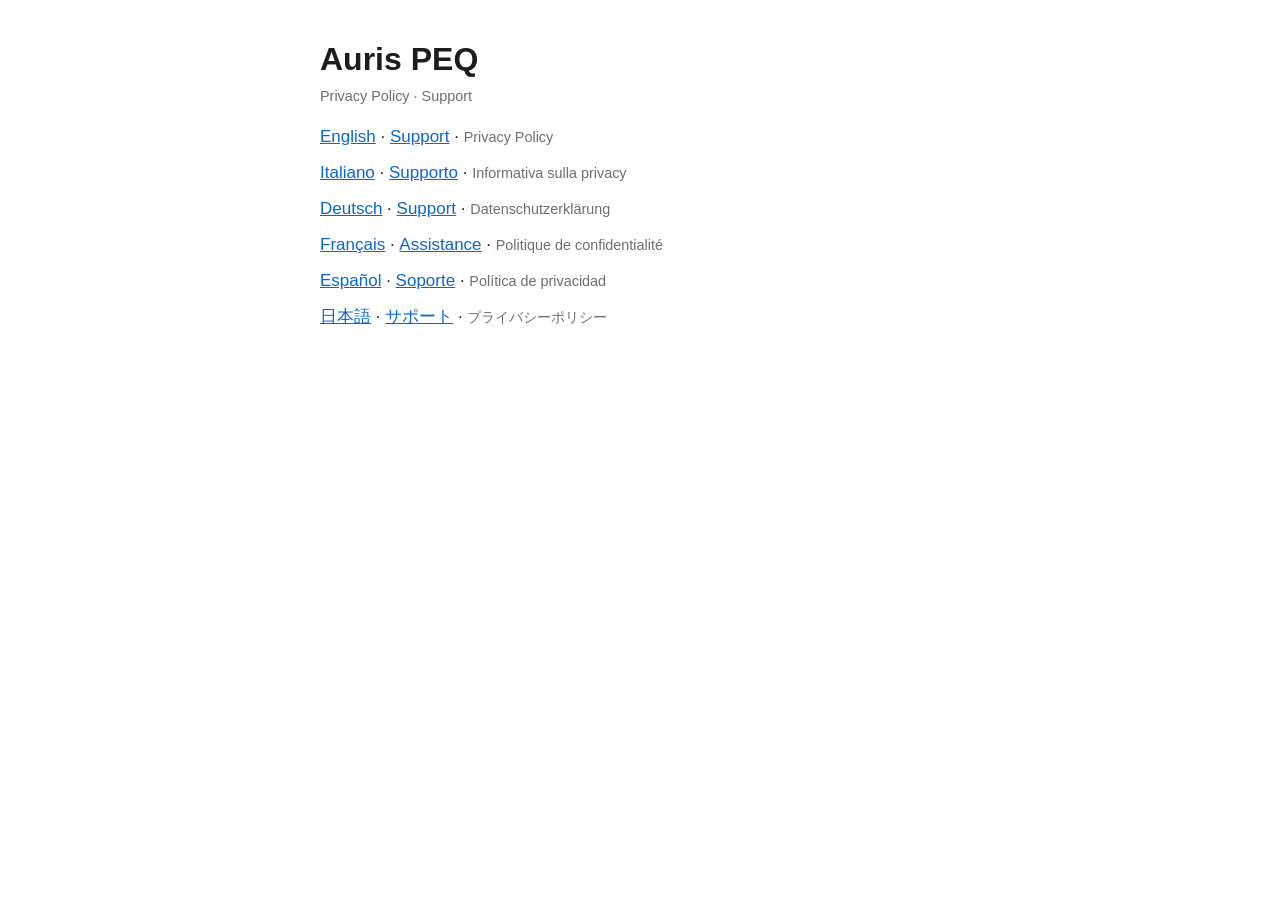
<file: index.html>
<!doctype html>
<html lang="en"><head><meta charset="utf-8">
<meta name="viewport" content="width=device-width,initial-scale=1">
<title>Auris PEQ</title><link rel="stylesheet" href="style.css"></head>
<body><main><h1>Auris PEQ</h1><p class="mut">Privacy Policy · Support</p><ul class="l"><li><a href="en/privacy.html" lang="en">English</a> · <a href="en/support.html" lang="en">Support</a> · <span class="mut">Privacy Policy</span></li><li><a href="it/privacy.html" lang="it">Italiano</a> · <a href="it/support.html" lang="it">Supporto</a> · <span class="mut">Informativa sulla privacy</span></li><li><a href="de/privacy.html" lang="de">Deutsch</a> · <a href="de/support.html" lang="de">Support</a> · <span class="mut">Datenschutzerklärung</span></li><li><a href="fr/privacy.html" lang="fr">Français</a> · <a href="fr/support.html" lang="fr">Assistance</a> · <span class="mut">Politique de confidentialité</span></li><li><a href="es/privacy.html" lang="es">Español</a> · <a href="es/support.html" lang="es">Soporte</a> · <span class="mut">Política de privacidad</span></li><li><a href="ja/privacy.html" lang="ja">日本語</a> · <a href="ja/support.html" lang="ja">サポート</a> · <span class="mut">プライバシーポリシー</span></li></ul></main></body></html>
</file>
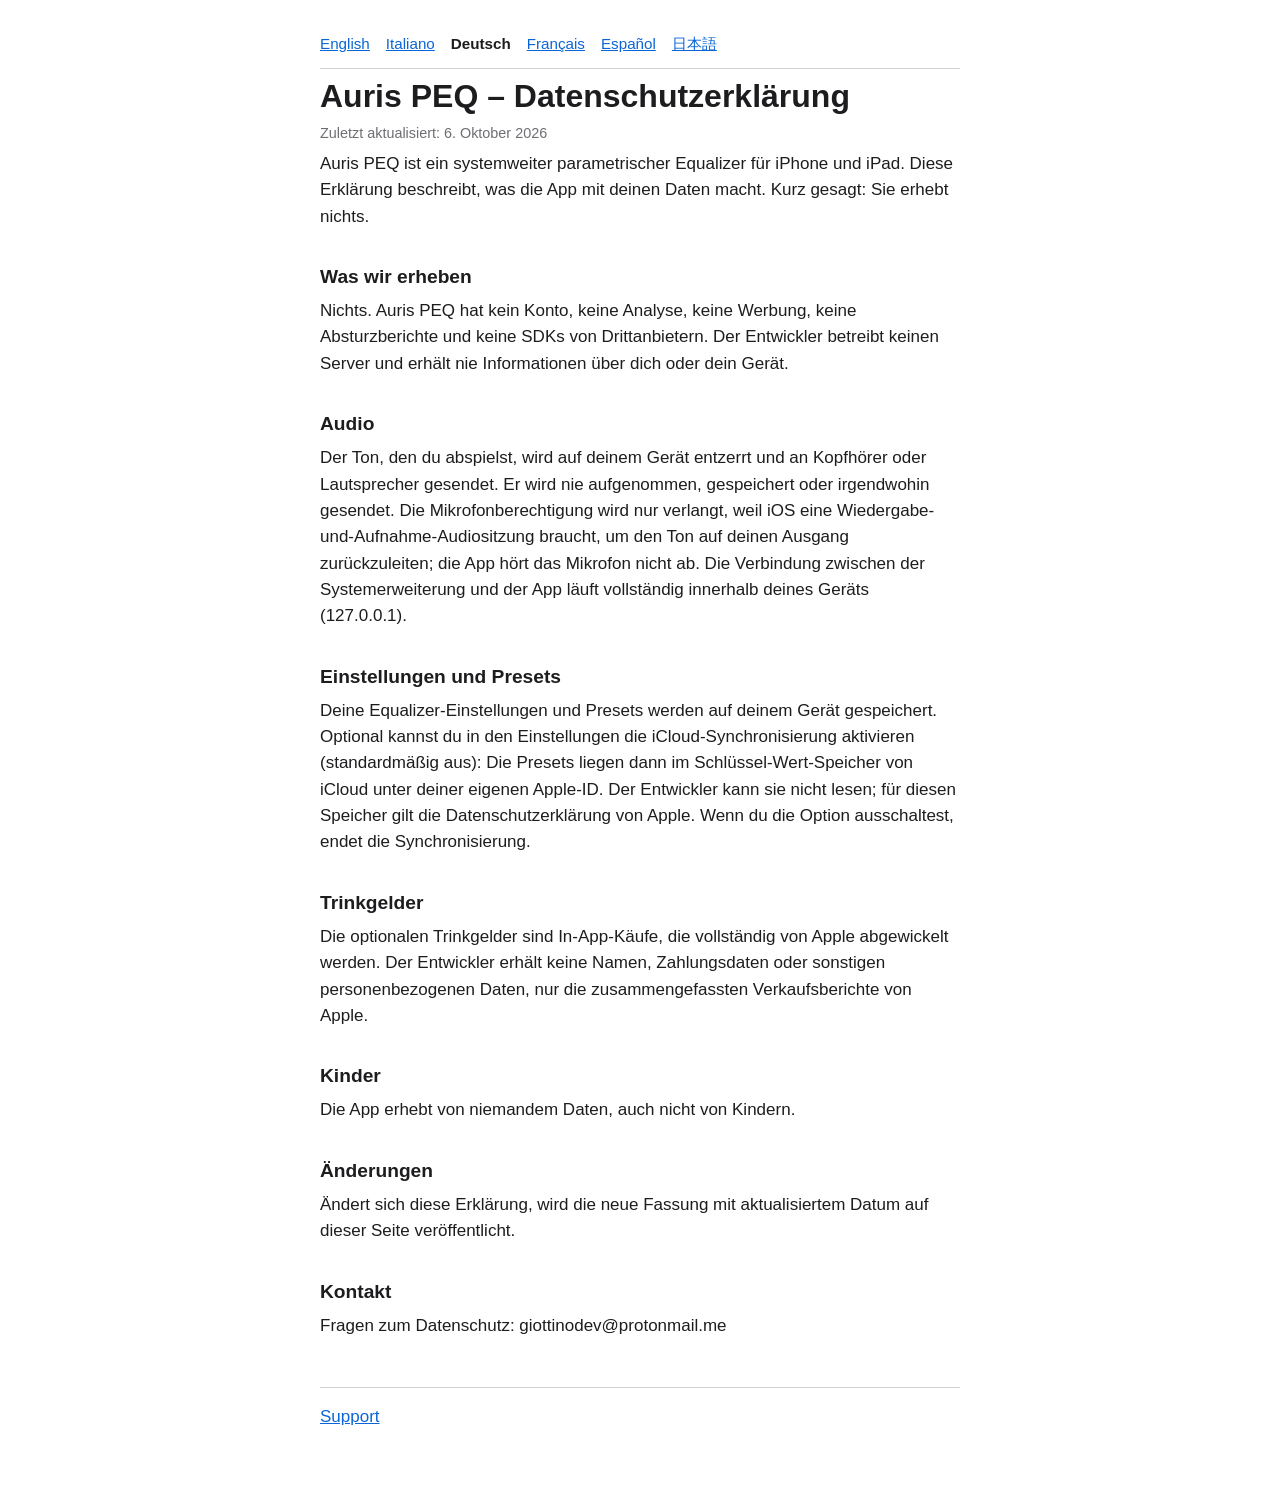
<file: de/privacy.html>
<!doctype html>
<html lang="de"><head><meta charset="utf-8">
<meta name="viewport" content="width=device-width,initial-scale=1">
<title>Auris PEQ – Datenschutzerklärung</title>
<link rel="stylesheet" href="../style.css"></head>
<body><main>
<nav><a href="../en/privacy.html" hreflang="en" lang="en">English</a> <a href="../it/privacy.html" hreflang="it" lang="it">Italiano</a> <a class="cur" href="../de/privacy.html" hreflang="de">Deutsch</a> <a href="../fr/privacy.html" hreflang="fr" lang="fr">Français</a> <a href="../es/privacy.html" hreflang="es" lang="es">Español</a> <a href="../ja/privacy.html" hreflang="ja" lang="ja">日本語</a></nav>
<h1>Auris PEQ – Datenschutzerklärung</h1>
<p class="mut">Zuletzt aktualisiert: 6. Oktober 2026</p>
<p>Auris PEQ ist ein systemweiter parametrischer Equalizer für iPhone und iPad. Diese Erklärung beschreibt, was die App mit deinen Daten macht. Kurz gesagt: Sie erhebt nichts.</p>
<h2>Was wir erheben</h2><p>Nichts. Auris PEQ hat kein Konto, keine Analyse, keine Werbung, keine Absturzberichte und keine SDKs von Drittanbietern. Der Entwickler betreibt keinen Server und erhält nie Informationen über dich oder dein Gerät.</p><h2>Audio</h2><p>Der Ton, den du abspielst, wird auf deinem Gerät entzerrt und an Kopfhörer oder Lautsprecher gesendet. Er wird nie aufgenommen, gespeichert oder irgendwohin gesendet. Die Mikrofonberechtigung wird nur verlangt, weil iOS eine Wiedergabe-und-Aufnahme-Audiositzung braucht, um den Ton auf deinen Ausgang zurückzuleiten; die App hört das Mikrofon nicht ab. Die Verbindung zwischen der Systemerweiterung und der App läuft vollständig innerhalb deines Geräts (127.0.0.1).</p><h2>Einstellungen und Presets</h2><p>Deine Equalizer-Einstellungen und Presets werden auf deinem Gerät gespeichert. Optional kannst du in den Einstellungen die iCloud-Synchronisierung aktivieren (standardmäßig aus): Die Presets liegen dann im Schlüssel-Wert-Speicher von iCloud unter deiner eigenen Apple-ID. Der Entwickler kann sie nicht lesen; für diesen Speicher gilt die Datenschutzerklärung von Apple. Wenn du die Option ausschaltest, endet die Synchronisierung.</p><h2>Trinkgelder</h2><p>Die optionalen Trinkgelder sind In-App-Käufe, die vollständig von Apple abgewickelt werden. Der Entwickler erhält keine Namen, Zahlungsdaten oder sonstigen personenbezogenen Daten, nur die zusammengefassten Verkaufsberichte von Apple.</p><h2>Kinder</h2><p>Die App erhebt von niemandem Daten, auch nicht von Kindern.</p><h2>Änderungen</h2><p>Ändert sich diese Erklärung, wird die neue Fassung mit aktualisiertem Datum auf dieser Seite veröffentlicht.</p><h2>Kontakt</h2><p>Fragen zum Datenschutz: giottinodev@protonmail.me</p>
<footer><a href="support.html">Support</a></footer>
</main></body></html>
</file>
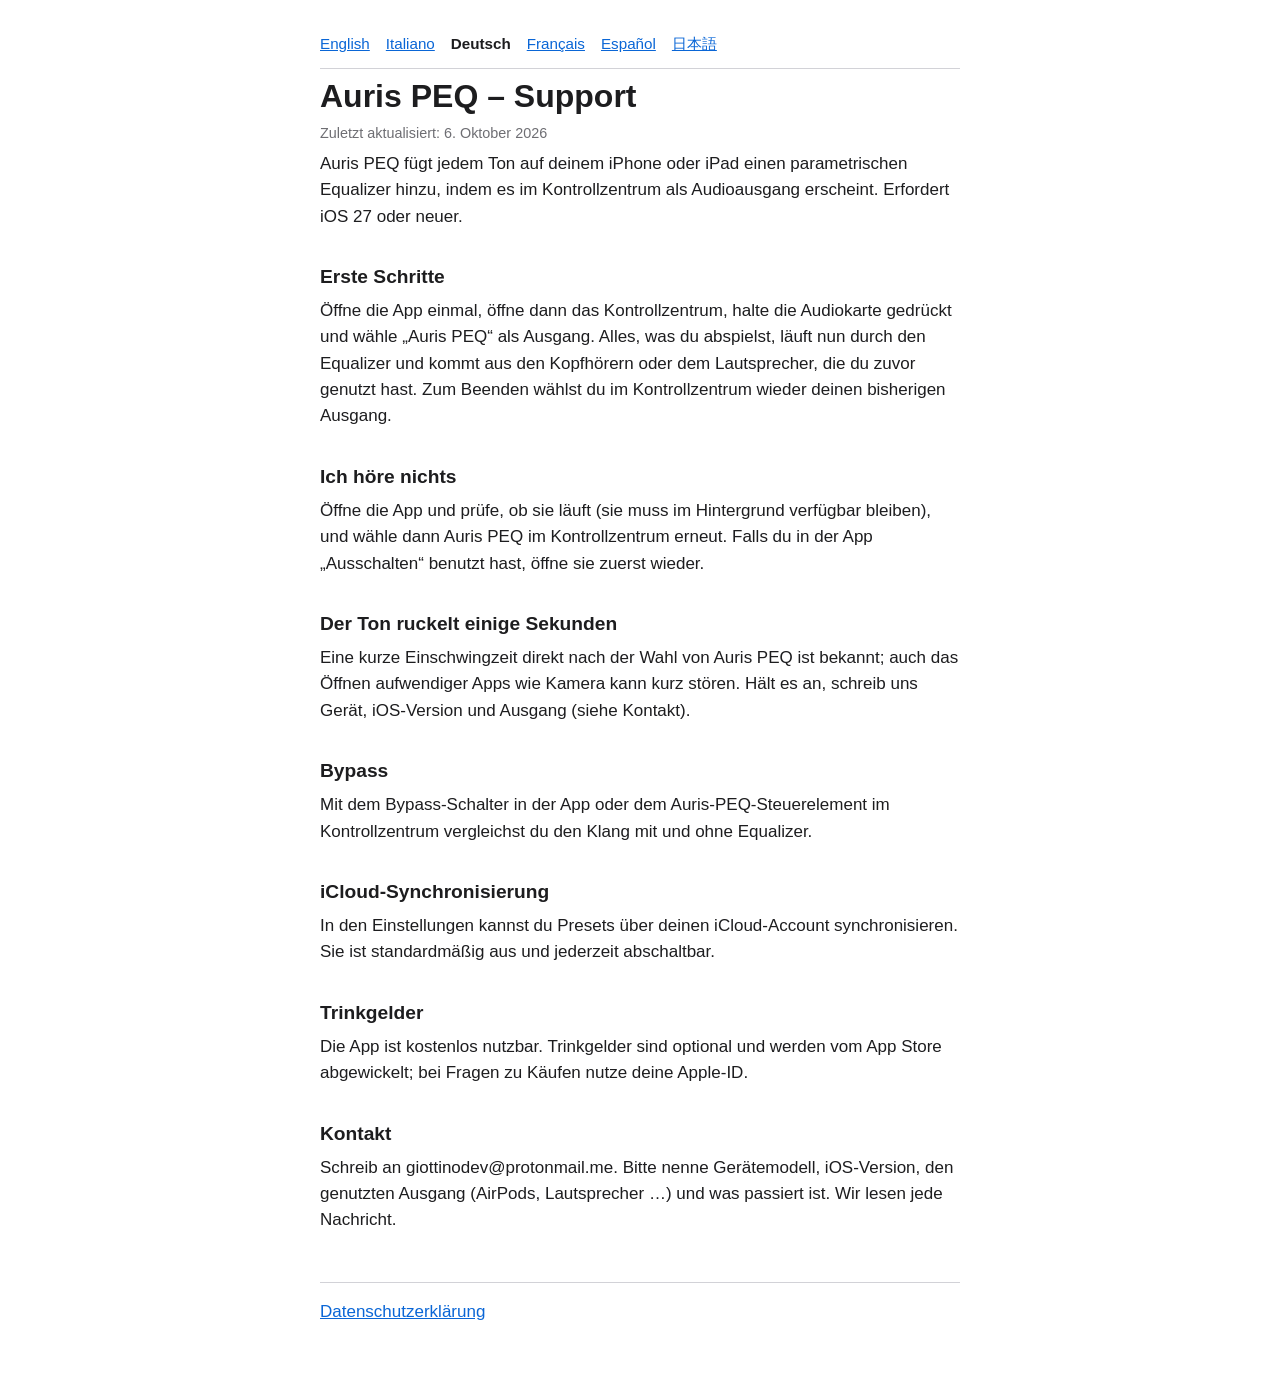
<file: de/support.html>
<!doctype html>
<html lang="de"><head><meta charset="utf-8">
<meta name="viewport" content="width=device-width,initial-scale=1">
<title>Auris PEQ – Support</title>
<link rel="stylesheet" href="../style.css"></head>
<body><main>
<nav><a href="../en/support.html" hreflang="en" lang="en">English</a> <a href="../it/support.html" hreflang="it" lang="it">Italiano</a> <a class="cur" href="../de/support.html" hreflang="de">Deutsch</a> <a href="../fr/support.html" hreflang="fr" lang="fr">Français</a> <a href="../es/support.html" hreflang="es" lang="es">Español</a> <a href="../ja/support.html" hreflang="ja" lang="ja">日本語</a></nav>
<h1>Auris PEQ – Support</h1>
<p class="mut">Zuletzt aktualisiert: 6. Oktober 2026</p>
<p>Auris PEQ fügt jedem Ton auf deinem iPhone oder iPad einen parametrischen Equalizer hinzu, indem es im Kontrollzentrum als Audioausgang erscheint. Erfordert iOS 27 oder neuer.</p>
<h2>Erste Schritte</h2><p>Öffne die App einmal, öffne dann das Kontrollzentrum, halte die Audiokarte gedrückt und wähle „Auris PEQ“ als Ausgang. Alles, was du abspielst, läuft nun durch den Equalizer und kommt aus den Kopfhörern oder dem Lautsprecher, die du zuvor genutzt hast. Zum Beenden wählst du im Kontrollzentrum wieder deinen bisherigen Ausgang.</p><h2>Ich höre nichts</h2><p>Öffne die App und prüfe, ob sie läuft (sie muss im Hintergrund verfügbar bleiben), und wähle dann Auris PEQ im Kontrollzentrum erneut. Falls du in der App „Ausschalten“ benutzt hast, öffne sie zuerst wieder.</p><h2>Der Ton ruckelt einige Sekunden</h2><p>Eine kurze Einschwingzeit direkt nach der Wahl von Auris PEQ ist bekannt; auch das Öffnen aufwendiger Apps wie Kamera kann kurz stören. Hält es an, schreib uns Gerät, iOS-Version und Ausgang (siehe Kontakt).</p><h2>Bypass</h2><p>Mit dem Bypass-Schalter in der App oder dem Auris-PEQ-Steuerelement im Kontrollzentrum vergleichst du den Klang mit und ohne Equalizer.</p><h2>iCloud-Synchronisierung</h2><p>In den Einstellungen kannst du Presets über deinen iCloud-Account synchronisieren. Sie ist standardmäßig aus und jederzeit abschaltbar.</p><h2>Trinkgelder</h2><p>Die App ist kostenlos nutzbar. Trinkgelder sind optional und werden vom App Store abgewickelt; bei Fragen zu Käufen nutze deine Apple-ID.</p><h2>Kontakt</h2><p>Schreib an giottinodev@protonmail.me. Bitte nenne Gerätemodell, iOS-Version, den genutzten Ausgang (AirPods, Lautsprecher …) und was passiert ist. Wir lesen jede Nachricht.</p>
<footer><a href="privacy.html">Datenschutzerklärung</a></footer>
</main></body></html>
</file>
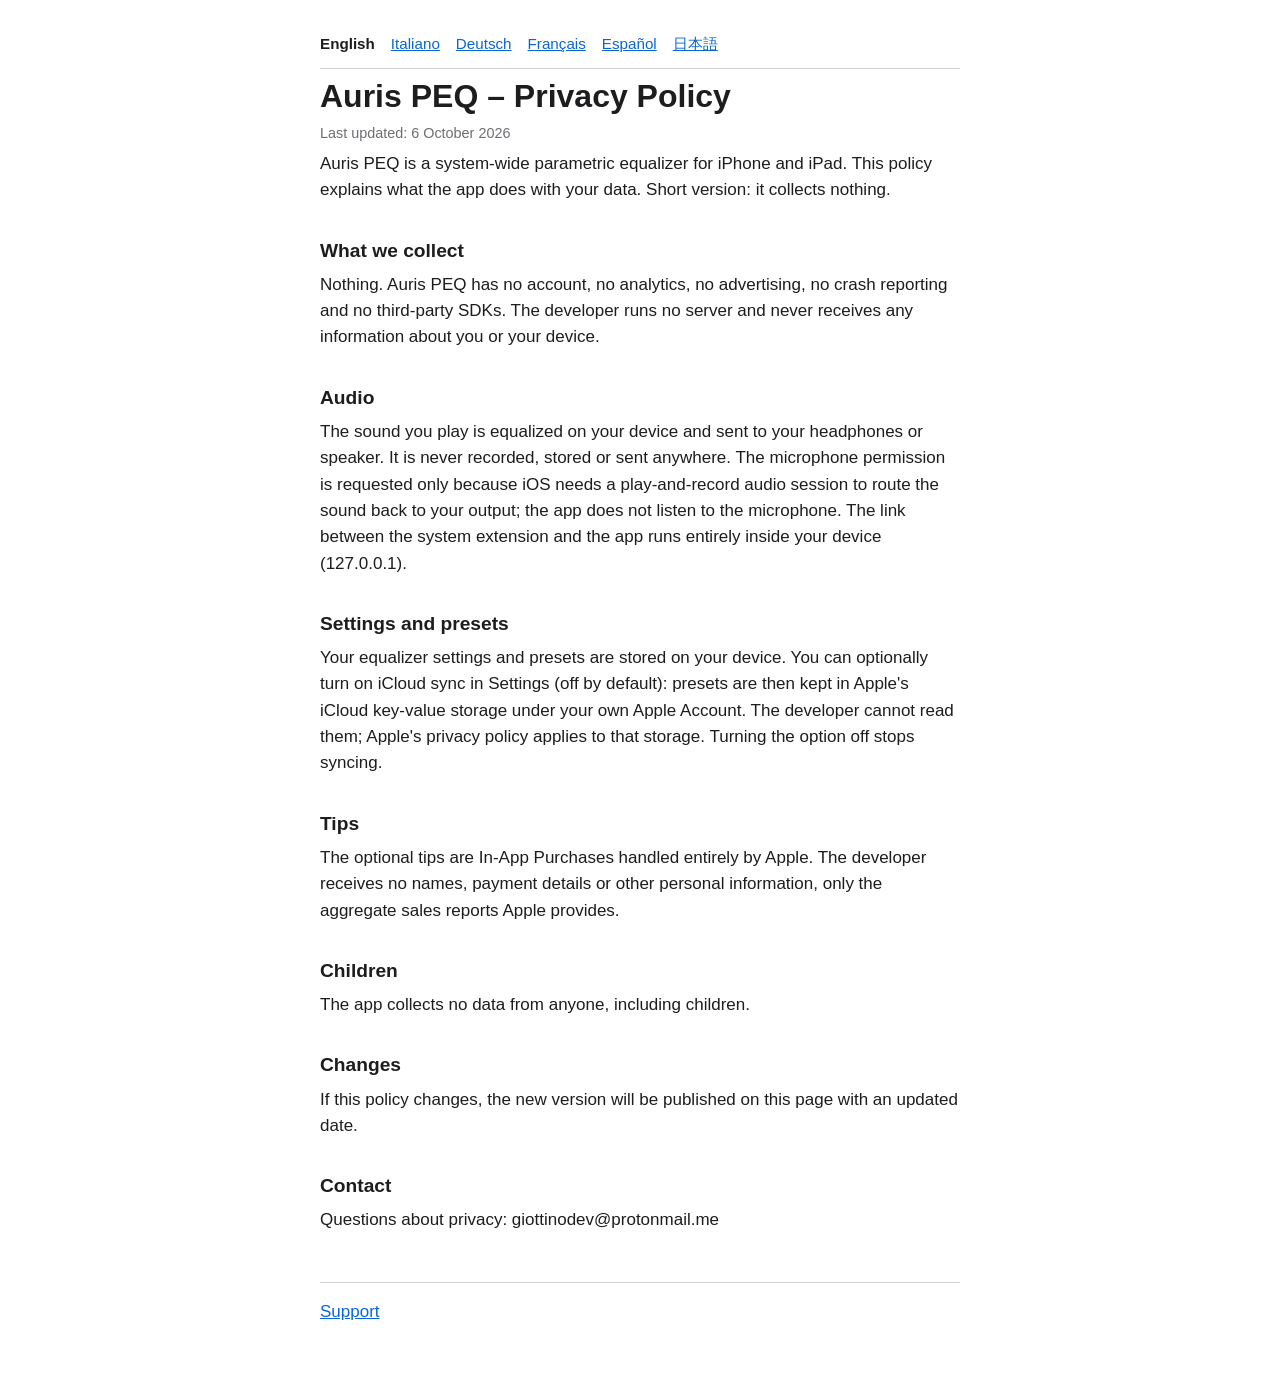
<file: en/privacy.html>
<!doctype html>
<html lang="en"><head><meta charset="utf-8">
<meta name="viewport" content="width=device-width,initial-scale=1">
<title>Auris PEQ – Privacy Policy</title>
<link rel="stylesheet" href="../style.css"></head>
<body><main>
<nav><a class="cur" href="../en/privacy.html" hreflang="en">English</a> <a href="../it/privacy.html" hreflang="it" lang="it">Italiano</a> <a href="../de/privacy.html" hreflang="de" lang="de">Deutsch</a> <a href="../fr/privacy.html" hreflang="fr" lang="fr">Français</a> <a href="../es/privacy.html" hreflang="es" lang="es">Español</a> <a href="../ja/privacy.html" hreflang="ja" lang="ja">日本語</a></nav>
<h1>Auris PEQ – Privacy Policy</h1>
<p class="mut">Last updated: 6 October 2026</p>
<p>Auris PEQ is a system-wide parametric equalizer for iPhone and iPad. This policy explains what the app does with your data. Short version: it collects nothing.</p>
<h2>What we collect</h2><p>Nothing. Auris PEQ has no account, no analytics, no advertising, no crash reporting and no third-party SDKs. The developer runs no server and never receives any information about you or your device.</p><h2>Audio</h2><p>The sound you play is equalized on your device and sent to your headphones or speaker. It is never recorded, stored or sent anywhere. The microphone permission is requested only because iOS needs a play-and-record audio session to route the sound back to your output; the app does not listen to the microphone. The link between the system extension and the app runs entirely inside your device (127.0.0.1).</p><h2>Settings and presets</h2><p>Your equalizer settings and presets are stored on your device. You can optionally turn on iCloud sync in Settings (off by default): presets are then kept in Apple&#x27;s iCloud key-value storage under your own Apple Account. The developer cannot read them; Apple&#x27;s privacy policy applies to that storage. Turning the option off stops syncing.</p><h2>Tips</h2><p>The optional tips are In-App Purchases handled entirely by Apple. The developer receives no names, payment details or other personal information, only the aggregate sales reports Apple provides.</p><h2>Children</h2><p>The app collects no data from anyone, including children.</p><h2>Changes</h2><p>If this policy changes, the new version will be published on this page with an updated date.</p><h2>Contact</h2><p>Questions about privacy: giottinodev@protonmail.me</p>
<footer><a href="support.html">Support</a></footer>
</main></body></html>
</file>
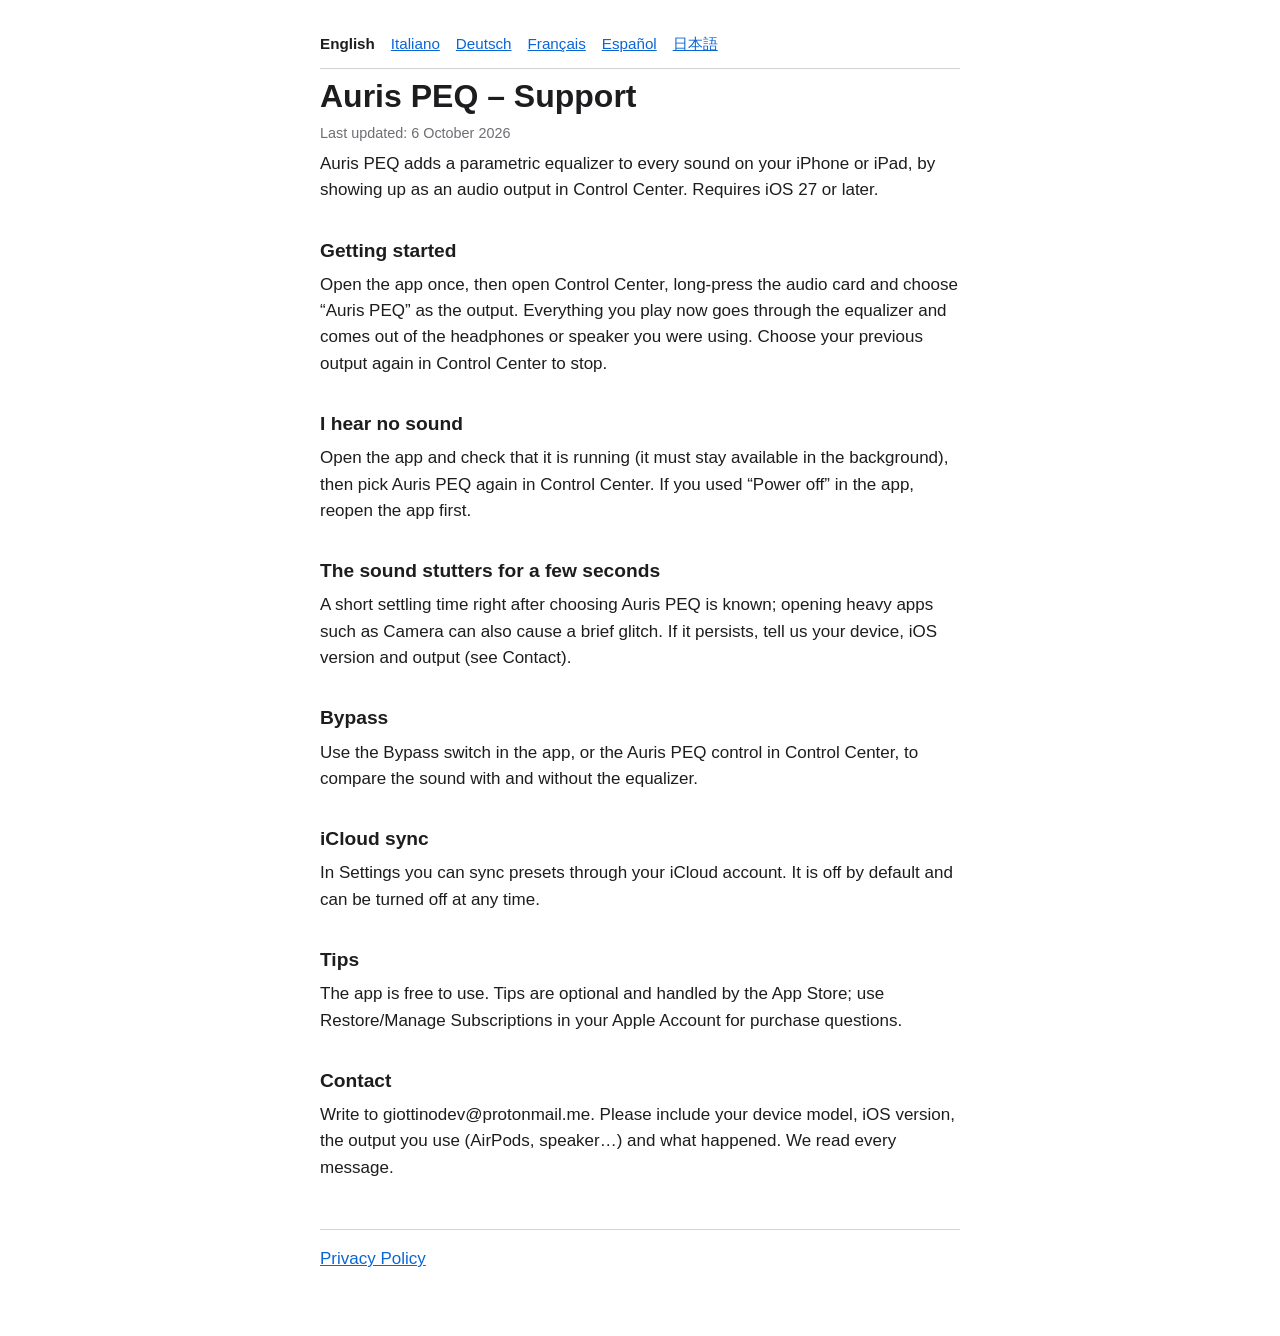
<file: en/support.html>
<!doctype html>
<html lang="en"><head><meta charset="utf-8">
<meta name="viewport" content="width=device-width,initial-scale=1">
<title>Auris PEQ – Support</title>
<link rel="stylesheet" href="../style.css"></head>
<body><main>
<nav><a class="cur" href="../en/support.html" hreflang="en">English</a> <a href="../it/support.html" hreflang="it" lang="it">Italiano</a> <a href="../de/support.html" hreflang="de" lang="de">Deutsch</a> <a href="../fr/support.html" hreflang="fr" lang="fr">Français</a> <a href="../es/support.html" hreflang="es" lang="es">Español</a> <a href="../ja/support.html" hreflang="ja" lang="ja">日本語</a></nav>
<h1>Auris PEQ – Support</h1>
<p class="mut">Last updated: 6 October 2026</p>
<p>Auris PEQ adds a parametric equalizer to every sound on your iPhone or iPad, by showing up as an audio output in Control Center. Requires iOS 27 or later.</p>
<h2>Getting started</h2><p>Open the app once, then open Control Center, long-press the audio card and choose “Auris PEQ” as the output. Everything you play now goes through the equalizer and comes out of the headphones or speaker you were using. Choose your previous output again in Control Center to stop.</p><h2>I hear no sound</h2><p>Open the app and check that it is running (it must stay available in the background), then pick Auris PEQ again in Control Center. If you used “Power off” in the app, reopen the app first.</p><h2>The sound stutters for a few seconds</h2><p>A short settling time right after choosing Auris PEQ is known; opening heavy apps such as Camera can also cause a brief glitch. If it persists, tell us your device, iOS version and output (see Contact).</p><h2>Bypass</h2><p>Use the Bypass switch in the app, or the Auris PEQ control in Control Center, to compare the sound with and without the equalizer.</p><h2>iCloud sync</h2><p>In Settings you can sync presets through your iCloud account. It is off by default and can be turned off at any time.</p><h2>Tips</h2><p>The app is free to use. Tips are optional and handled by the App Store; use Restore/Manage Subscriptions in your Apple Account for purchase questions.</p><h2>Contact</h2><p>Write to giottinodev@protonmail.me. Please include your device model, iOS version, the output you use (AirPods, speaker…) and what happened. We read every message.</p>
<footer><a href="privacy.html">Privacy Policy</a></footer>
</main></body></html>
</file>
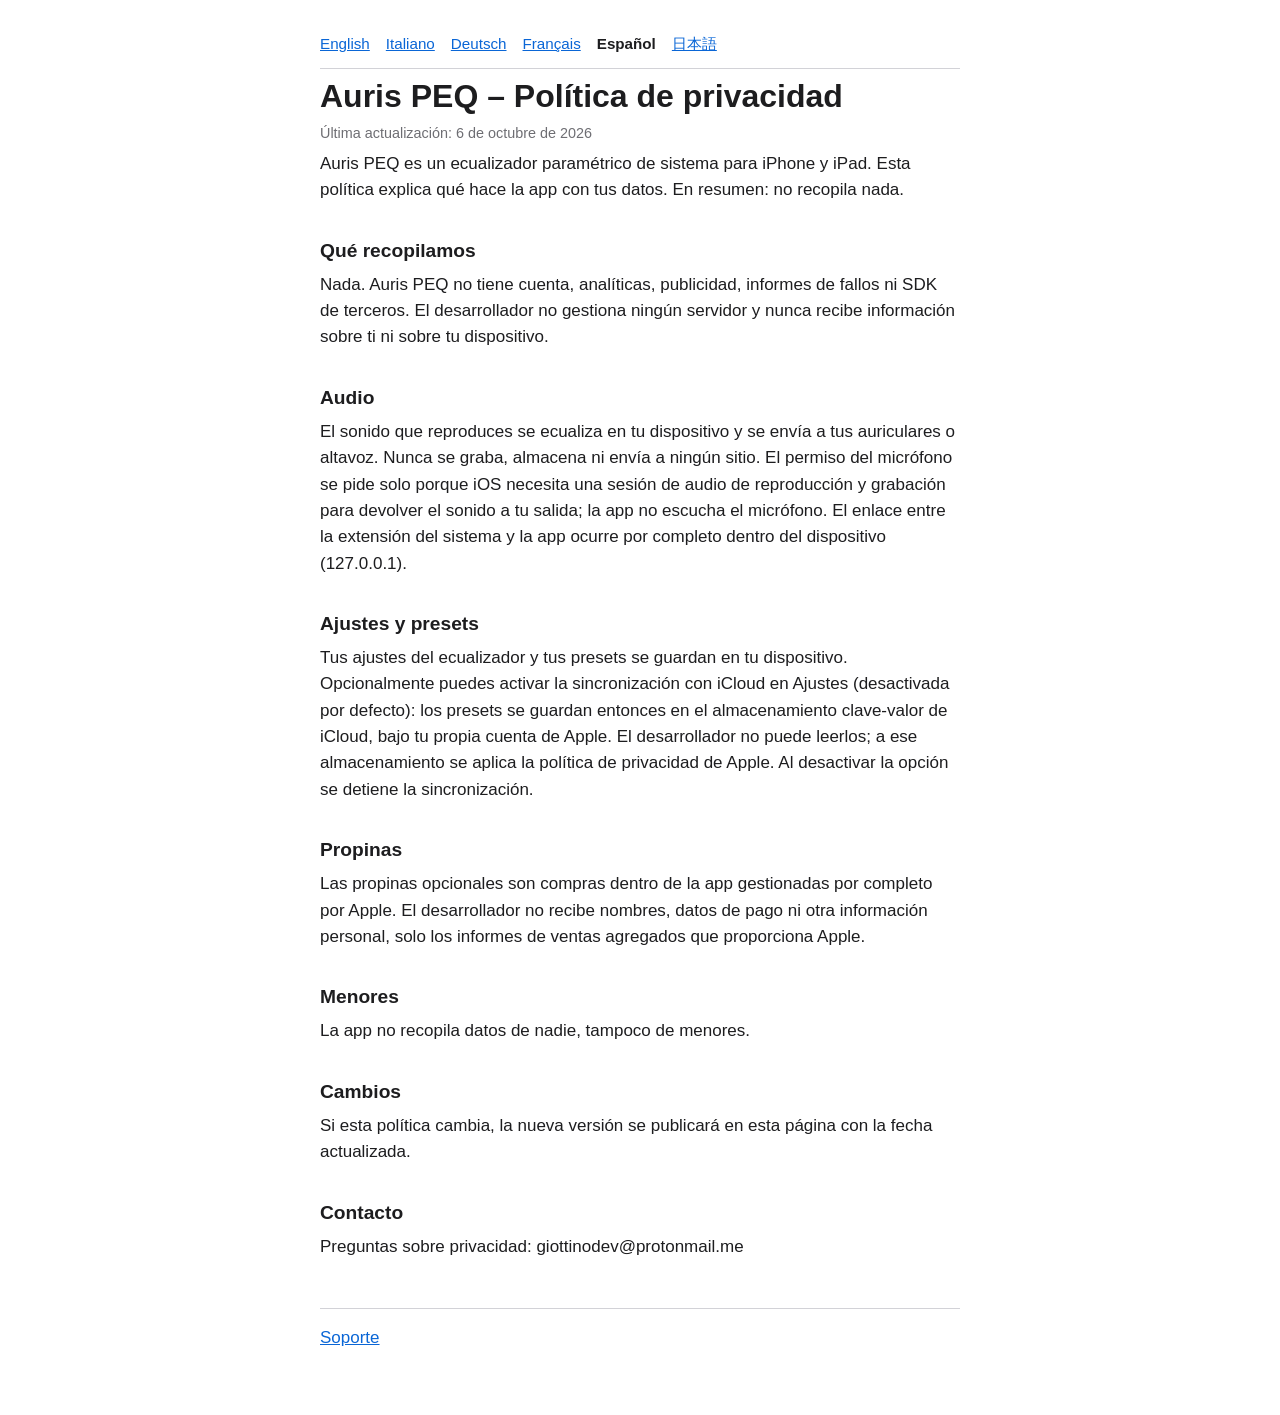
<file: es/privacy.html>
<!doctype html>
<html lang="es"><head><meta charset="utf-8">
<meta name="viewport" content="width=device-width,initial-scale=1">
<title>Auris PEQ – Política de privacidad</title>
<link rel="stylesheet" href="../style.css"></head>
<body><main>
<nav><a href="../en/privacy.html" hreflang="en" lang="en">English</a> <a href="../it/privacy.html" hreflang="it" lang="it">Italiano</a> <a href="../de/privacy.html" hreflang="de" lang="de">Deutsch</a> <a href="../fr/privacy.html" hreflang="fr" lang="fr">Français</a> <a class="cur" href="../es/privacy.html" hreflang="es">Español</a> <a href="../ja/privacy.html" hreflang="ja" lang="ja">日本語</a></nav>
<h1>Auris PEQ – Política de privacidad</h1>
<p class="mut">Última actualización: 6 de octubre de 2026</p>
<p>Auris PEQ es un ecualizador paramétrico de sistema para iPhone y iPad. Esta política explica qué hace la app con tus datos. En resumen: no recopila nada.</p>
<h2>Qué recopilamos</h2><p>Nada. Auris PEQ no tiene cuenta, analíticas, publicidad, informes de fallos ni SDK de terceros. El desarrollador no gestiona ningún servidor y nunca recibe información sobre ti ni sobre tu dispositivo.</p><h2>Audio</h2><p>El sonido que reproduces se ecualiza en tu dispositivo y se envía a tus auriculares o altavoz. Nunca se graba, almacena ni envía a ningún sitio. El permiso del micrófono se pide solo porque iOS necesita una sesión de audio de reproducción y grabación para devolver el sonido a tu salida; la app no escucha el micrófono. El enlace entre la extensión del sistema y la app ocurre por completo dentro del dispositivo (127.0.0.1).</p><h2>Ajustes y presets</h2><p>Tus ajustes del ecualizador y tus presets se guardan en tu dispositivo. Opcionalmente puedes activar la sincronización con iCloud en Ajustes (desactivada por defecto): los presets se guardan entonces en el almacenamiento clave-valor de iCloud, bajo tu propia cuenta de Apple. El desarrollador no puede leerlos; a ese almacenamiento se aplica la política de privacidad de Apple. Al desactivar la opción se detiene la sincronización.</p><h2>Propinas</h2><p>Las propinas opcionales son compras dentro de la app gestionadas por completo por Apple. El desarrollador no recibe nombres, datos de pago ni otra información personal, solo los informes de ventas agregados que proporciona Apple.</p><h2>Menores</h2><p>La app no recopila datos de nadie, tampoco de menores.</p><h2>Cambios</h2><p>Si esta política cambia, la nueva versión se publicará en esta página con la fecha actualizada.</p><h2>Contacto</h2><p>Preguntas sobre privacidad: giottinodev@protonmail.me</p>
<footer><a href="support.html">Soporte</a></footer>
</main></body></html>
</file>
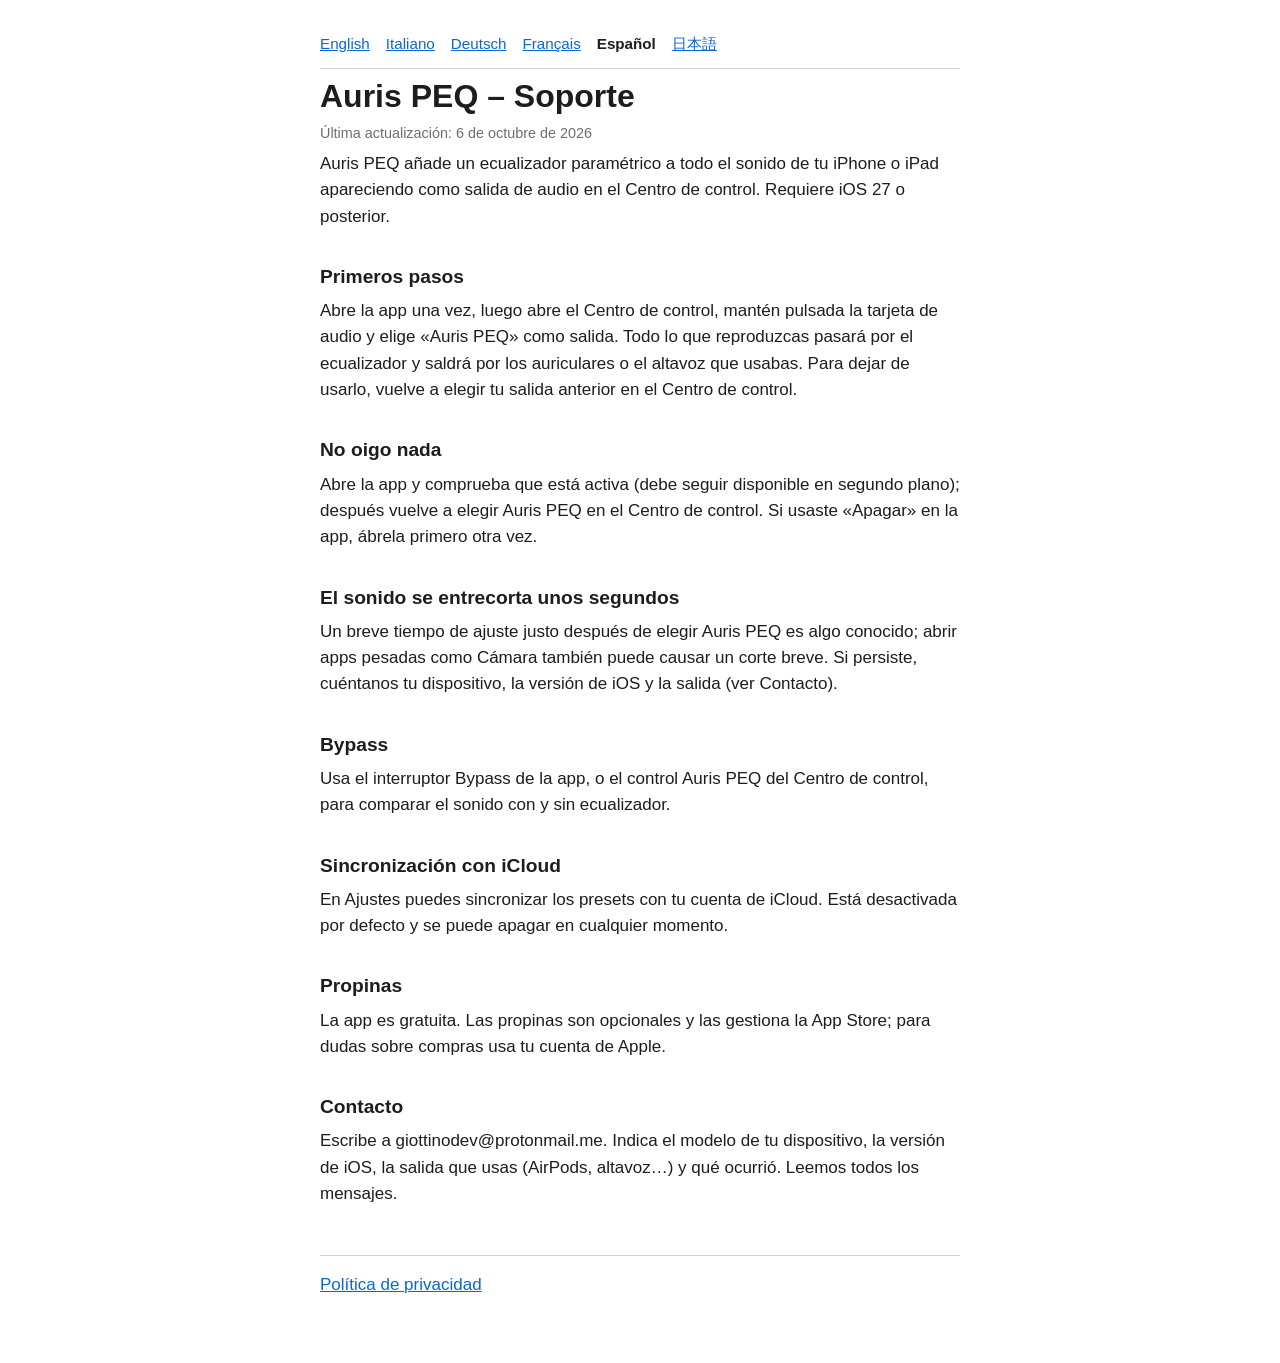
<file: es/support.html>
<!doctype html>
<html lang="es"><head><meta charset="utf-8">
<meta name="viewport" content="width=device-width,initial-scale=1">
<title>Auris PEQ – Soporte</title>
<link rel="stylesheet" href="../style.css"></head>
<body><main>
<nav><a href="../en/support.html" hreflang="en" lang="en">English</a> <a href="../it/support.html" hreflang="it" lang="it">Italiano</a> <a href="../de/support.html" hreflang="de" lang="de">Deutsch</a> <a href="../fr/support.html" hreflang="fr" lang="fr">Français</a> <a class="cur" href="../es/support.html" hreflang="es">Español</a> <a href="../ja/support.html" hreflang="ja" lang="ja">日本語</a></nav>
<h1>Auris PEQ – Soporte</h1>
<p class="mut">Última actualización: 6 de octubre de 2026</p>
<p>Auris PEQ añade un ecualizador paramétrico a todo el sonido de tu iPhone o iPad apareciendo como salida de audio en el Centro de control. Requiere iOS 27 o posterior.</p>
<h2>Primeros pasos</h2><p>Abre la app una vez, luego abre el Centro de control, mantén pulsada la tarjeta de audio y elige «Auris PEQ» como salida. Todo lo que reproduzcas pasará por el ecualizador y saldrá por los auriculares o el altavoz que usabas. Para dejar de usarlo, vuelve a elegir tu salida anterior en el Centro de control.</p><h2>No oigo nada</h2><p>Abre la app y comprueba que está activa (debe seguir disponible en segundo plano); después vuelve a elegir Auris PEQ en el Centro de control. Si usaste «Apagar» en la app, ábrela primero otra vez.</p><h2>El sonido se entrecorta unos segundos</h2><p>Un breve tiempo de ajuste justo después de elegir Auris PEQ es algo conocido; abrir apps pesadas como Cámara también puede causar un corte breve. Si persiste, cuéntanos tu dispositivo, la versión de iOS y la salida (ver Contacto).</p><h2>Bypass</h2><p>Usa el interruptor Bypass de la app, o el control Auris PEQ del Centro de control, para comparar el sonido con y sin ecualizador.</p><h2>Sincronización con iCloud</h2><p>En Ajustes puedes sincronizar los presets con tu cuenta de iCloud. Está desactivada por defecto y se puede apagar en cualquier momento.</p><h2>Propinas</h2><p>La app es gratuita. Las propinas son opcionales y las gestiona la App Store; para dudas sobre compras usa tu cuenta de Apple.</p><h2>Contacto</h2><p>Escribe a giottinodev@protonmail.me. Indica el modelo de tu dispositivo, la versión de iOS, la salida que usas (AirPods, altavoz…) y qué ocurrió. Leemos todos los mensajes.</p>
<footer><a href="privacy.html">Política de privacidad</a></footer>
</main></body></html>
</file>
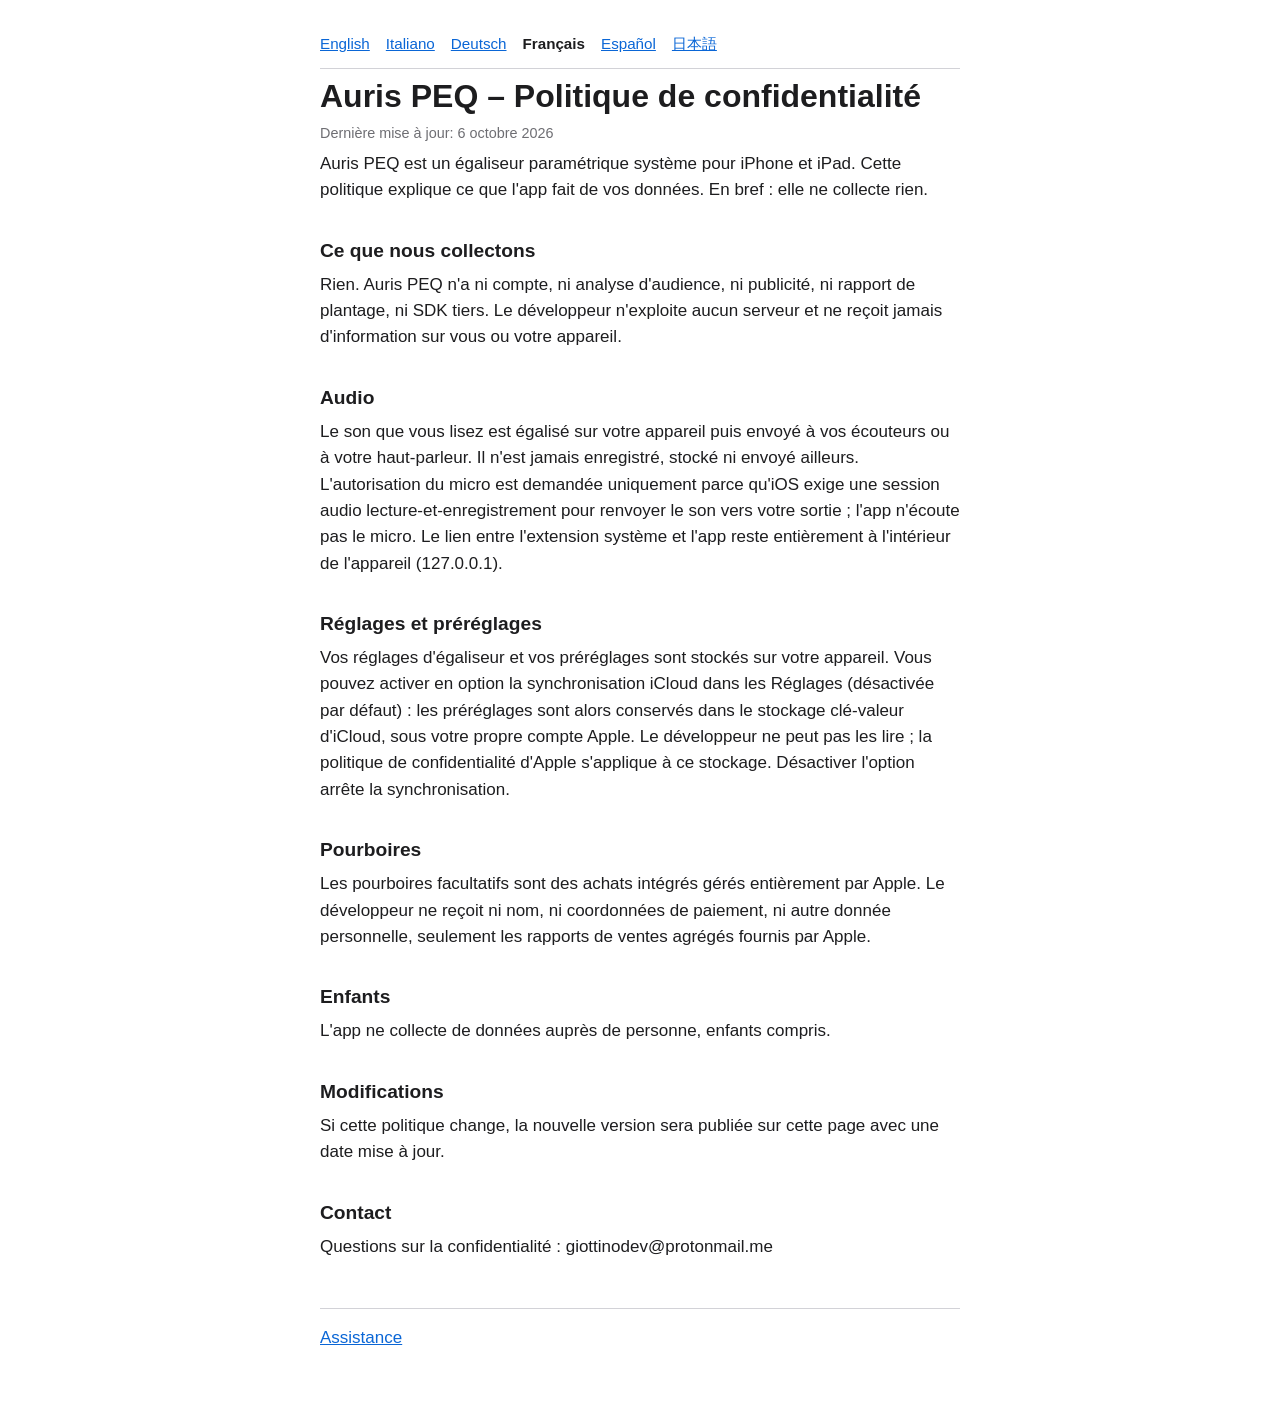
<file: fr/privacy.html>
<!doctype html>
<html lang="fr"><head><meta charset="utf-8">
<meta name="viewport" content="width=device-width,initial-scale=1">
<title>Auris PEQ – Politique de confidentialité</title>
<link rel="stylesheet" href="../style.css"></head>
<body><main>
<nav><a href="../en/privacy.html" hreflang="en" lang="en">English</a> <a href="../it/privacy.html" hreflang="it" lang="it">Italiano</a> <a href="../de/privacy.html" hreflang="de" lang="de">Deutsch</a> <a class="cur" href="../fr/privacy.html" hreflang="fr">Français</a> <a href="../es/privacy.html" hreflang="es" lang="es">Español</a> <a href="../ja/privacy.html" hreflang="ja" lang="ja">日本語</a></nav>
<h1>Auris PEQ – Politique de confidentialité</h1>
<p class="mut">Dernière mise à jour: 6 octobre 2026</p>
<p>Auris PEQ est un égaliseur paramétrique système pour iPhone et iPad. Cette politique explique ce que l&#x27;app fait de vos données. En bref : elle ne collecte rien.</p>
<h2>Ce que nous collectons</h2><p>Rien. Auris PEQ n&#x27;a ni compte, ni analyse d&#x27;audience, ni publicité, ni rapport de plantage, ni SDK tiers. Le développeur n&#x27;exploite aucun serveur et ne reçoit jamais d&#x27;information sur vous ou votre appareil.</p><h2>Audio</h2><p>Le son que vous lisez est égalisé sur votre appareil puis envoyé à vos écouteurs ou à votre haut-parleur. Il n&#x27;est jamais enregistré, stocké ni envoyé ailleurs. L&#x27;autorisation du micro est demandée uniquement parce qu&#x27;iOS exige une session audio lecture-et-enregistrement pour renvoyer le son vers votre sortie ; l&#x27;app n&#x27;écoute pas le micro. Le lien entre l&#x27;extension système et l&#x27;app reste entièrement à l&#x27;intérieur de l&#x27;appareil (127.0.0.1).</p><h2>Réglages et préréglages</h2><p>Vos réglages d&#x27;égaliseur et vos préréglages sont stockés sur votre appareil. Vous pouvez activer en option la synchronisation iCloud dans les Réglages (désactivée par défaut) : les préréglages sont alors conservés dans le stockage clé-valeur d&#x27;iCloud, sous votre propre compte Apple. Le développeur ne peut pas les lire ; la politique de confidentialité d&#x27;Apple s&#x27;applique à ce stockage. Désactiver l&#x27;option arrête la synchronisation.</p><h2>Pourboires</h2><p>Les pourboires facultatifs sont des achats intégrés gérés entièrement par Apple. Le développeur ne reçoit ni nom, ni coordonnées de paiement, ni autre donnée personnelle, seulement les rapports de ventes agrégés fournis par Apple.</p><h2>Enfants</h2><p>L&#x27;app ne collecte de données auprès de personne, enfants compris.</p><h2>Modifications</h2><p>Si cette politique change, la nouvelle version sera publiée sur cette page avec une date mise à jour.</p><h2>Contact</h2><p>Questions sur la confidentialité : giottinodev@protonmail.me</p>
<footer><a href="support.html">Assistance</a></footer>
</main></body></html>
</file>
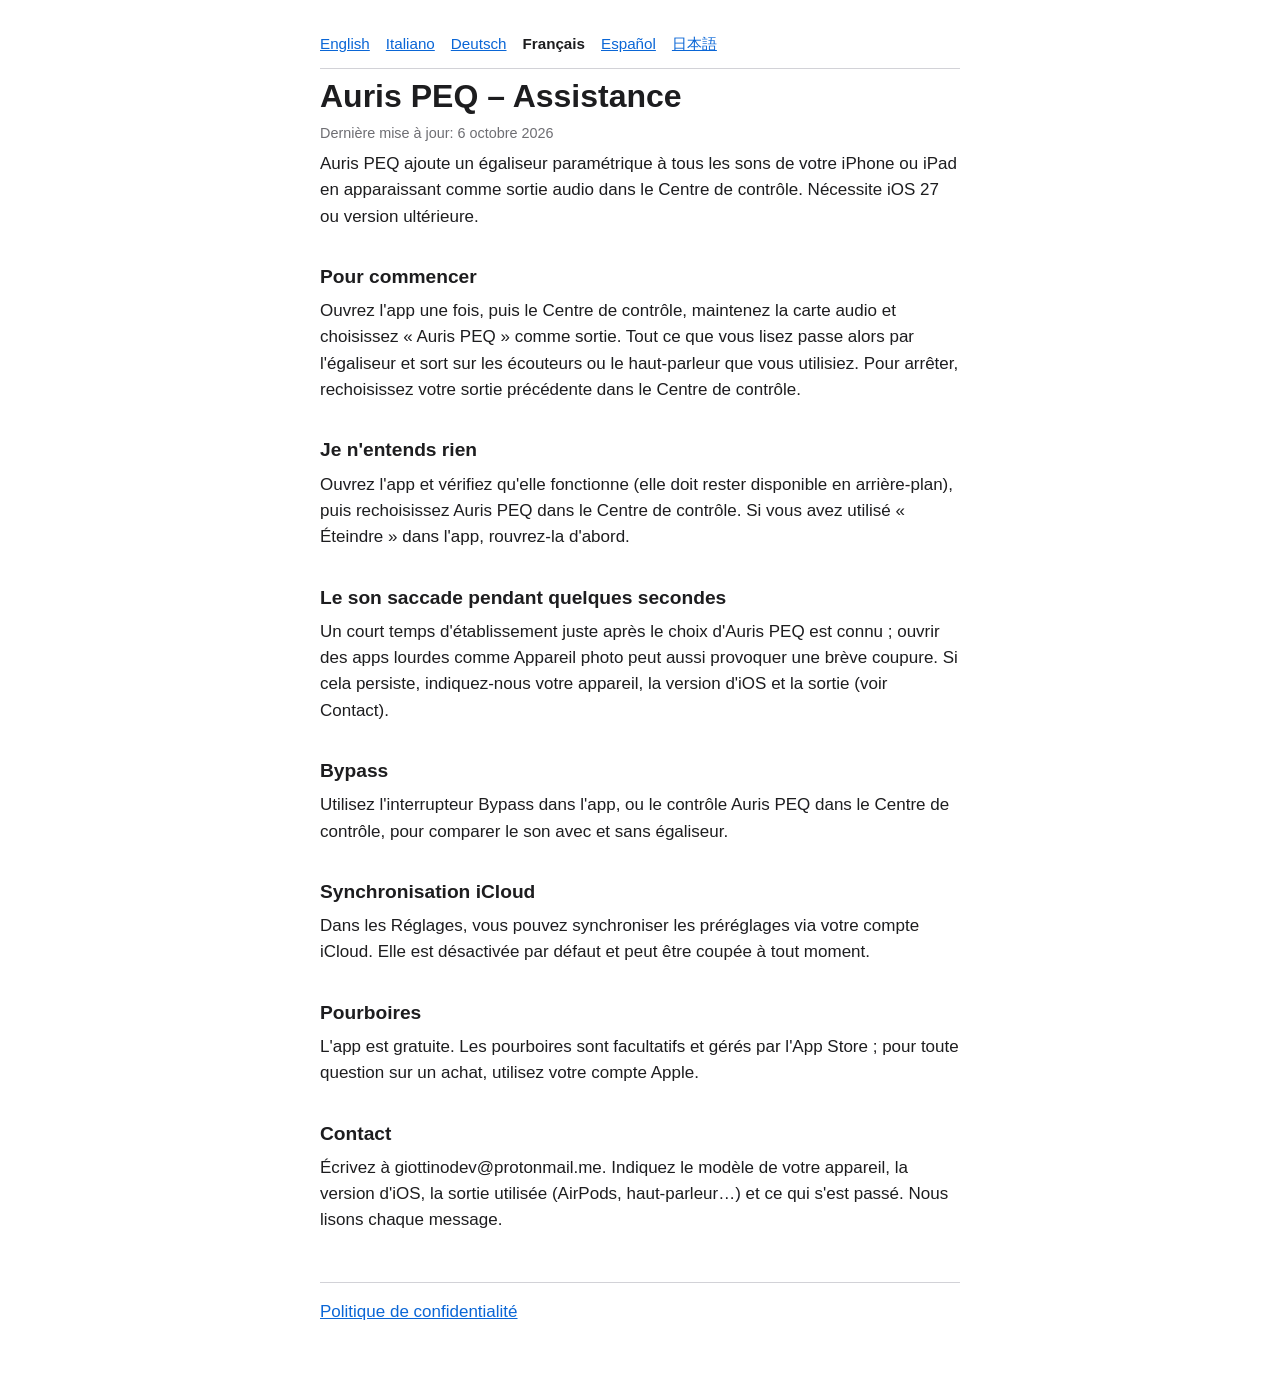
<file: fr/support.html>
<!doctype html>
<html lang="fr"><head><meta charset="utf-8">
<meta name="viewport" content="width=device-width,initial-scale=1">
<title>Auris PEQ – Assistance</title>
<link rel="stylesheet" href="../style.css"></head>
<body><main>
<nav><a href="../en/support.html" hreflang="en" lang="en">English</a> <a href="../it/support.html" hreflang="it" lang="it">Italiano</a> <a href="../de/support.html" hreflang="de" lang="de">Deutsch</a> <a class="cur" href="../fr/support.html" hreflang="fr">Français</a> <a href="../es/support.html" hreflang="es" lang="es">Español</a> <a href="../ja/support.html" hreflang="ja" lang="ja">日本語</a></nav>
<h1>Auris PEQ – Assistance</h1>
<p class="mut">Dernière mise à jour: 6 octobre 2026</p>
<p>Auris PEQ ajoute un égaliseur paramétrique à tous les sons de votre iPhone ou iPad en apparaissant comme sortie audio dans le Centre de contrôle. Nécessite iOS 27 ou version ultérieure.</p>
<h2>Pour commencer</h2><p>Ouvrez l&#x27;app une fois, puis le Centre de contrôle, maintenez la carte audio et choisissez « Auris PEQ » comme sortie. Tout ce que vous lisez passe alors par l&#x27;égaliseur et sort sur les écouteurs ou le haut-parleur que vous utilisiez. Pour arrêter, rechoisissez votre sortie précédente dans le Centre de contrôle.</p><h2>Je n&#x27;entends rien</h2><p>Ouvrez l&#x27;app et vérifiez qu&#x27;elle fonctionne (elle doit rester disponible en arrière-plan), puis rechoisissez Auris PEQ dans le Centre de contrôle. Si vous avez utilisé « Éteindre » dans l&#x27;app, rouvrez-la d&#x27;abord.</p><h2>Le son saccade pendant quelques secondes</h2><p>Un court temps d&#x27;établissement juste après le choix d&#x27;Auris PEQ est connu ; ouvrir des apps lourdes comme Appareil photo peut aussi provoquer une brève coupure. Si cela persiste, indiquez-nous votre appareil, la version d&#x27;iOS et la sortie (voir Contact).</p><h2>Bypass</h2><p>Utilisez l&#x27;interrupteur Bypass dans l&#x27;app, ou le contrôle Auris PEQ dans le Centre de contrôle, pour comparer le son avec et sans égaliseur.</p><h2>Synchronisation iCloud</h2><p>Dans les Réglages, vous pouvez synchroniser les préréglages via votre compte iCloud. Elle est désactivée par défaut et peut être coupée à tout moment.</p><h2>Pourboires</h2><p>L&#x27;app est gratuite. Les pourboires sont facultatifs et gérés par l&#x27;App Store ; pour toute question sur un achat, utilisez votre compte Apple.</p><h2>Contact</h2><p>Écrivez à giottinodev@protonmail.me. Indiquez le modèle de votre appareil, la version d&#x27;iOS, la sortie utilisée (AirPods, haut-parleur…) et ce qui s&#x27;est passé. Nous lisons chaque message.</p>
<footer><a href="privacy.html">Politique de confidentialité</a></footer>
</main></body></html>
</file>
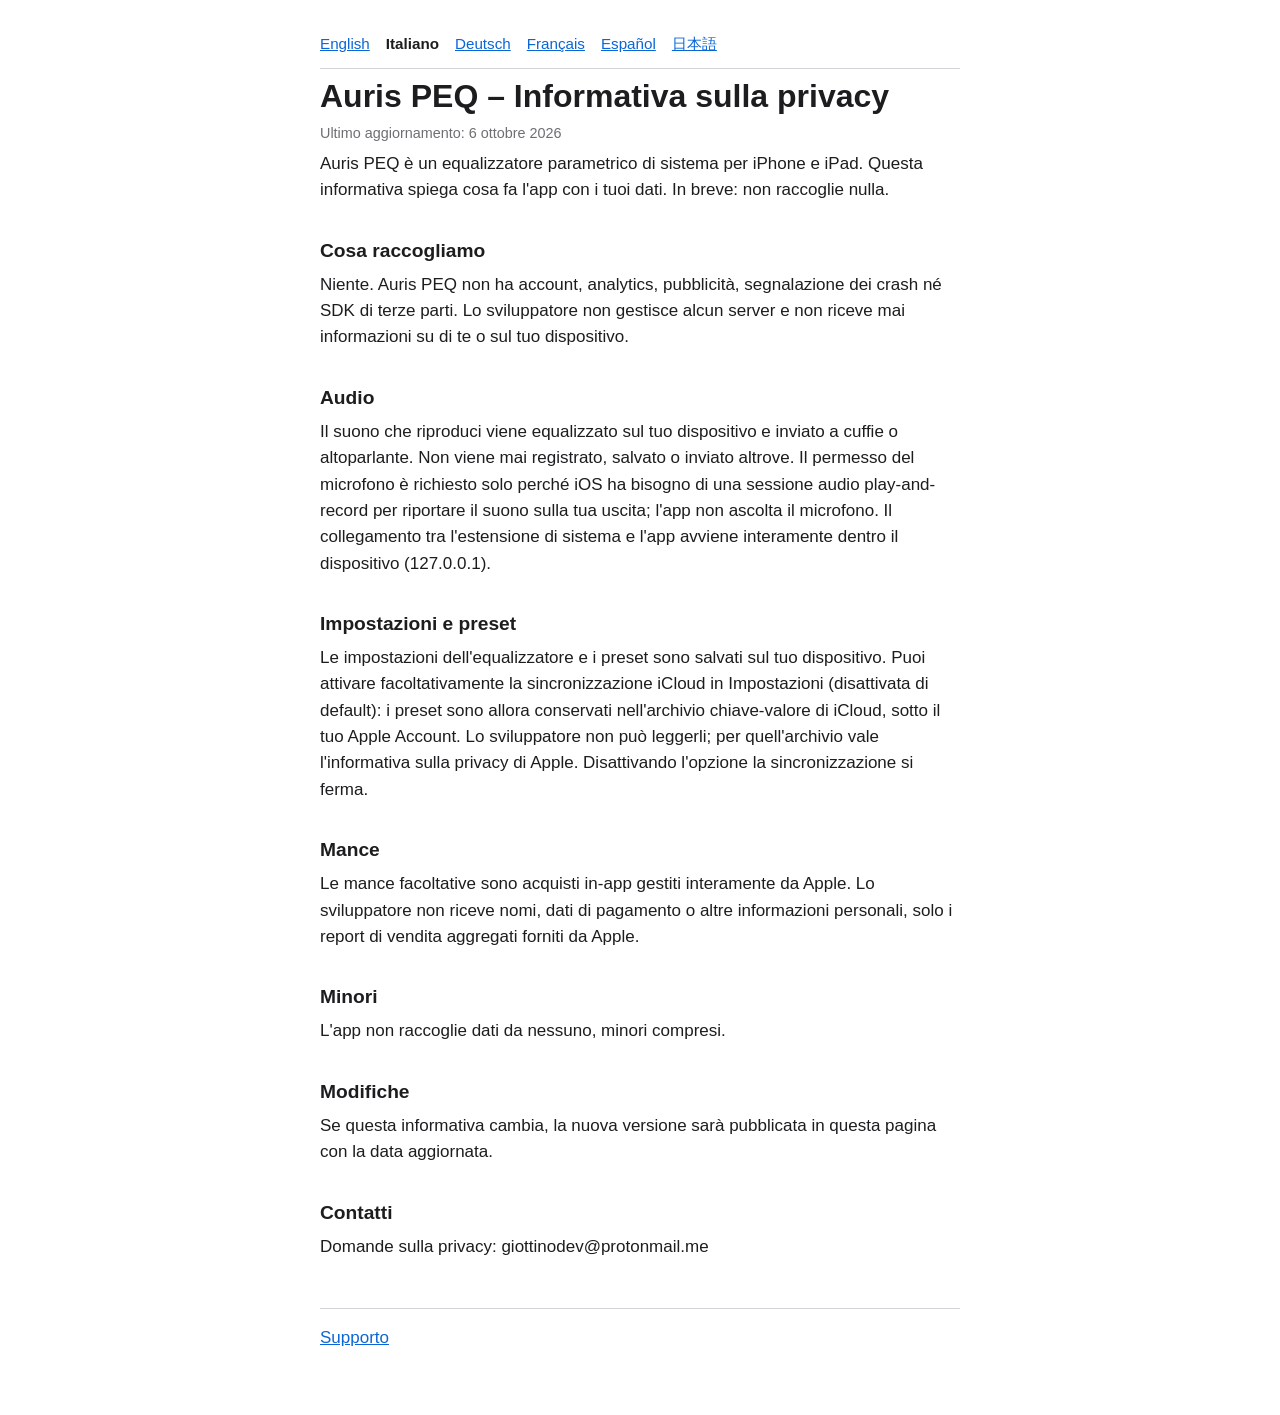
<file: it/privacy.html>
<!doctype html>
<html lang="it"><head><meta charset="utf-8">
<meta name="viewport" content="width=device-width,initial-scale=1">
<title>Auris PEQ – Informativa sulla privacy</title>
<link rel="stylesheet" href="../style.css"></head>
<body><main>
<nav><a href="../en/privacy.html" hreflang="en" lang="en">English</a> <a class="cur" href="../it/privacy.html" hreflang="it">Italiano</a> <a href="../de/privacy.html" hreflang="de" lang="de">Deutsch</a> <a href="../fr/privacy.html" hreflang="fr" lang="fr">Français</a> <a href="../es/privacy.html" hreflang="es" lang="es">Español</a> <a href="../ja/privacy.html" hreflang="ja" lang="ja">日本語</a></nav>
<h1>Auris PEQ – Informativa sulla privacy</h1>
<p class="mut">Ultimo aggiornamento: 6 ottobre 2026</p>
<p>Auris PEQ è un equalizzatore parametrico di sistema per iPhone e iPad. Questa informativa spiega cosa fa l&#x27;app con i tuoi dati. In breve: non raccoglie nulla.</p>
<h2>Cosa raccogliamo</h2><p>Niente. Auris PEQ non ha account, analytics, pubblicità, segnalazione dei crash né SDK di terze parti. Lo sviluppatore non gestisce alcun server e non riceve mai informazioni su di te o sul tuo dispositivo.</p><h2>Audio</h2><p>Il suono che riproduci viene equalizzato sul tuo dispositivo e inviato a cuffie o altoparlante. Non viene mai registrato, salvato o inviato altrove. Il permesso del microfono è richiesto solo perché iOS ha bisogno di una sessione audio play-and-record per riportare il suono sulla tua uscita; l&#x27;app non ascolta il microfono. Il collegamento tra l&#x27;estensione di sistema e l&#x27;app avviene interamente dentro il dispositivo (127.0.0.1).</p><h2>Impostazioni e preset</h2><p>Le impostazioni dell&#x27;equalizzatore e i preset sono salvati sul tuo dispositivo. Puoi attivare facoltativamente la sincronizzazione iCloud in Impostazioni (disattivata di default): i preset sono allora conservati nell&#x27;archivio chiave-valore di iCloud, sotto il tuo Apple Account. Lo sviluppatore non può leggerli; per quell&#x27;archivio vale l&#x27;informativa sulla privacy di Apple. Disattivando l&#x27;opzione la sincronizzazione si ferma.</p><h2>Mance</h2><p>Le mance facoltative sono acquisti in-app gestiti interamente da Apple. Lo sviluppatore non riceve nomi, dati di pagamento o altre informazioni personali, solo i report di vendita aggregati forniti da Apple.</p><h2>Minori</h2><p>L&#x27;app non raccoglie dati da nessuno, minori compresi.</p><h2>Modifiche</h2><p>Se questa informativa cambia, la nuova versione sarà pubblicata in questa pagina con la data aggiornata.</p><h2>Contatti</h2><p>Domande sulla privacy: giottinodev@protonmail.me</p>
<footer><a href="support.html">Supporto</a></footer>
</main></body></html>
</file>
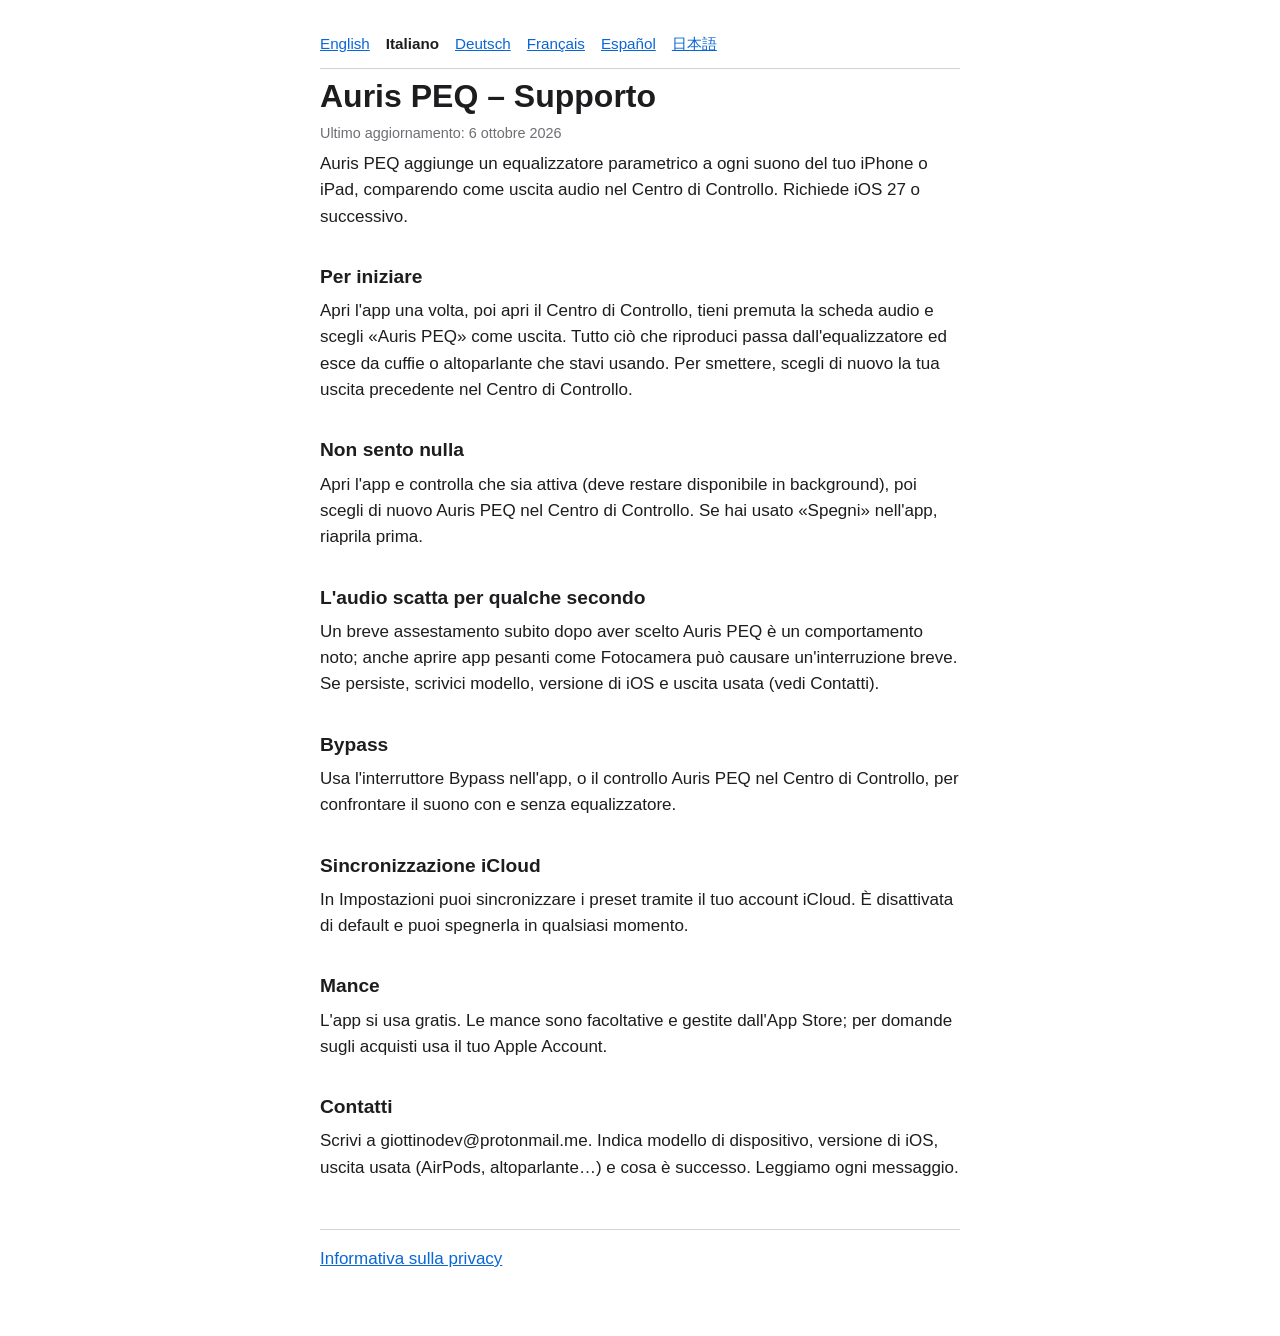
<file: it/support.html>
<!doctype html>
<html lang="it"><head><meta charset="utf-8">
<meta name="viewport" content="width=device-width,initial-scale=1">
<title>Auris PEQ – Supporto</title>
<link rel="stylesheet" href="../style.css"></head>
<body><main>
<nav><a href="../en/support.html" hreflang="en" lang="en">English</a> <a class="cur" href="../it/support.html" hreflang="it">Italiano</a> <a href="../de/support.html" hreflang="de" lang="de">Deutsch</a> <a href="../fr/support.html" hreflang="fr" lang="fr">Français</a> <a href="../es/support.html" hreflang="es" lang="es">Español</a> <a href="../ja/support.html" hreflang="ja" lang="ja">日本語</a></nav>
<h1>Auris PEQ – Supporto</h1>
<p class="mut">Ultimo aggiornamento: 6 ottobre 2026</p>
<p>Auris PEQ aggiunge un equalizzatore parametrico a ogni suono del tuo iPhone o iPad, comparendo come uscita audio nel Centro di Controllo. Richiede iOS 27 o successivo.</p>
<h2>Per iniziare</h2><p>Apri l&#x27;app una volta, poi apri il Centro di Controllo, tieni premuta la scheda audio e scegli «Auris PEQ» come uscita. Tutto ciò che riproduci passa dall&#x27;equalizzatore ed esce da cuffie o altoparlante che stavi usando. Per smettere, scegli di nuovo la tua uscita precedente nel Centro di Controllo.</p><h2>Non sento nulla</h2><p>Apri l&#x27;app e controlla che sia attiva (deve restare disponibile in background), poi scegli di nuovo Auris PEQ nel Centro di Controllo. Se hai usato «Spegni» nell&#x27;app, riaprila prima.</p><h2>L&#x27;audio scatta per qualche secondo</h2><p>Un breve assestamento subito dopo aver scelto Auris PEQ è un comportamento noto; anche aprire app pesanti come Fotocamera può causare un&#x27;interruzione breve. Se persiste, scrivici modello, versione di iOS e uscita usata (vedi Contatti).</p><h2>Bypass</h2><p>Usa l&#x27;interruttore Bypass nell&#x27;app, o il controllo Auris PEQ nel Centro di Controllo, per confrontare il suono con e senza equalizzatore.</p><h2>Sincronizzazione iCloud</h2><p>In Impostazioni puoi sincronizzare i preset tramite il tuo account iCloud. È disattivata di default e puoi spegnerla in qualsiasi momento.</p><h2>Mance</h2><p>L&#x27;app si usa gratis. Le mance sono facoltative e gestite dall&#x27;App Store; per domande sugli acquisti usa il tuo Apple Account.</p><h2>Contatti</h2><p>Scrivi a giottinodev@protonmail.me. Indica modello di dispositivo, versione di iOS, uscita usata (AirPods, altoparlante…) e cosa è successo. Leggiamo ogni messaggio.</p>
<footer><a href="privacy.html">Informativa sulla privacy</a></footer>
</main></body></html>
</file>
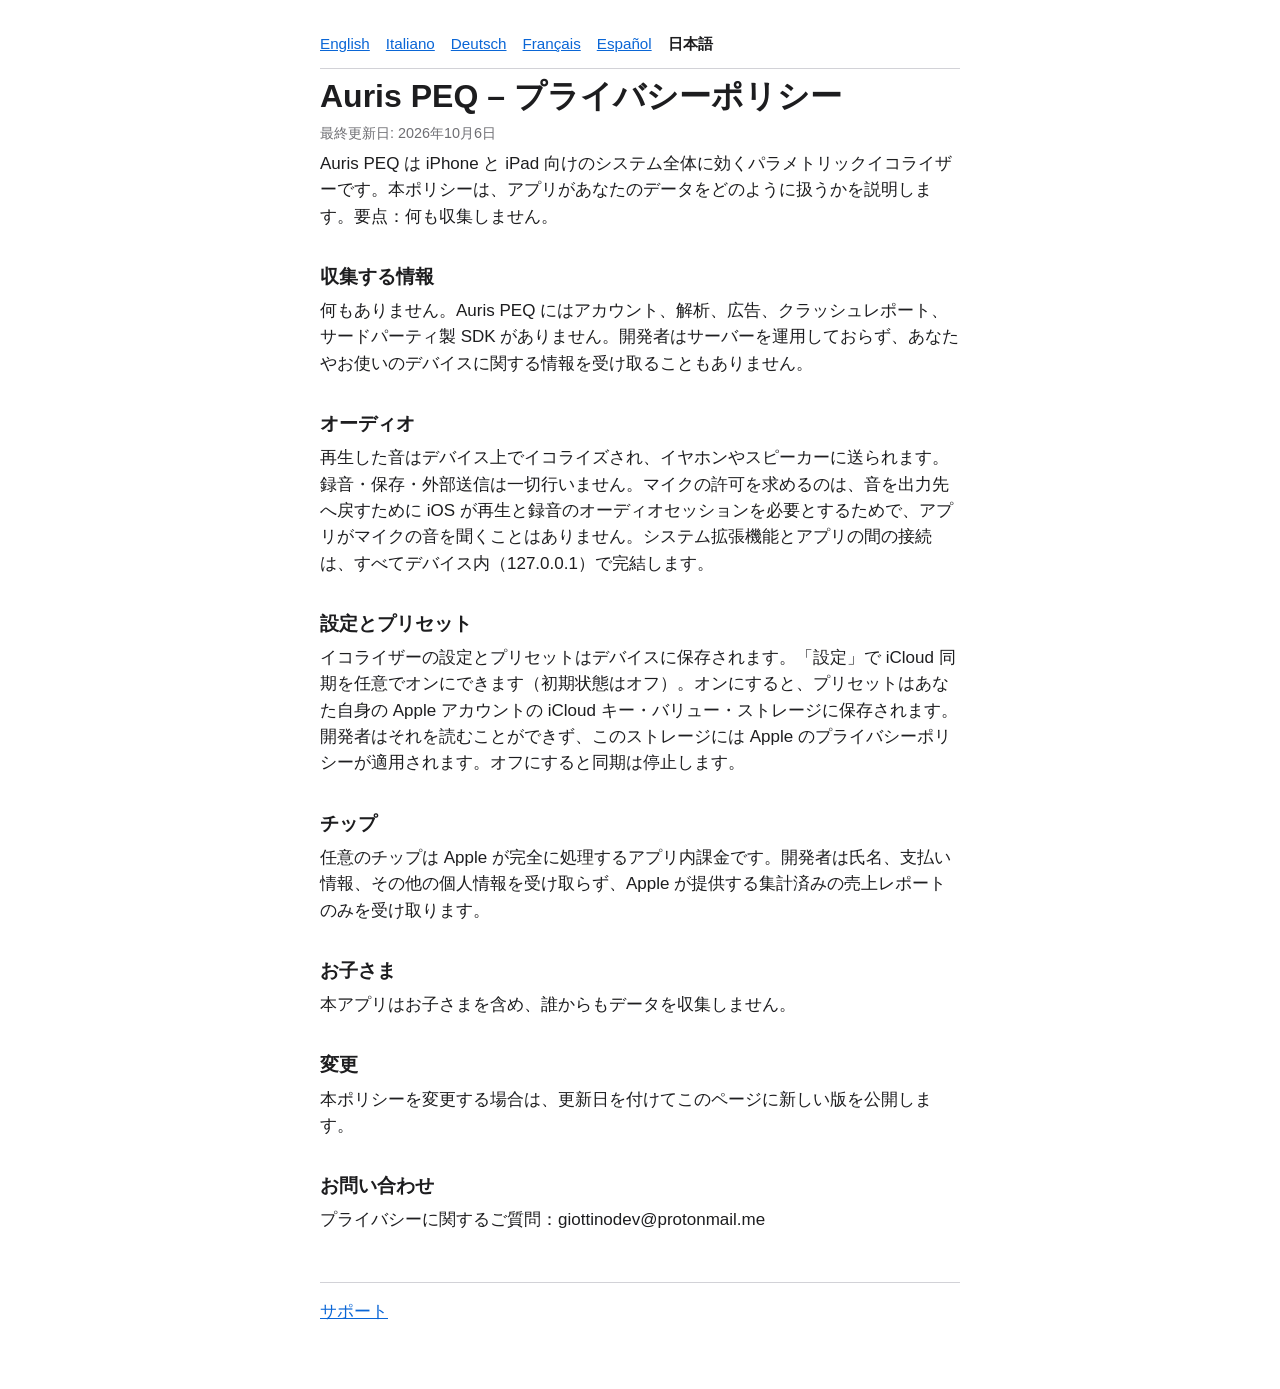
<file: ja/privacy.html>
<!doctype html>
<html lang="ja"><head><meta charset="utf-8">
<meta name="viewport" content="width=device-width,initial-scale=1">
<title>Auris PEQ – プライバシーポリシー</title>
<link rel="stylesheet" href="../style.css"></head>
<body><main>
<nav><a href="../en/privacy.html" hreflang="en" lang="en">English</a> <a href="../it/privacy.html" hreflang="it" lang="it">Italiano</a> <a href="../de/privacy.html" hreflang="de" lang="de">Deutsch</a> <a href="../fr/privacy.html" hreflang="fr" lang="fr">Français</a> <a href="../es/privacy.html" hreflang="es" lang="es">Español</a> <a class="cur" href="../ja/privacy.html" hreflang="ja">日本語</a></nav>
<h1>Auris PEQ – プライバシーポリシー</h1>
<p class="mut">最終更新日: 2026年10月6日</p>
<p>Auris PEQ は iPhone と iPad 向けのシステム全体に効くパラメトリックイコライザーです。本ポリシーは、アプリがあなたのデータをどのように扱うかを説明します。要点：何も収集しません。</p>
<h2>収集する情報</h2><p>何もありません。Auris PEQ にはアカウント、解析、広告、クラッシュレポート、サードパーティ製 SDK がありません。開発者はサーバーを運用しておらず、あなたやお使いのデバイスに関する情報を受け取ることもありません。</p><h2>オーディオ</h2><p>再生した音はデバイス上でイコライズされ、イヤホンやスピーカーに送られます。録音・保存・外部送信は一切行いません。マイクの許可を求めるのは、音を出力先へ戻すために iOS が再生と録音のオーディオセッションを必要とするためで、アプリがマイクの音を聞くことはありません。システム拡張機能とアプリの間の接続は、すべてデバイス内（127.0.0.1）で完結します。</p><h2>設定とプリセット</h2><p>イコライザーの設定とプリセットはデバイスに保存されます。「設定」で iCloud 同期を任意でオンにできます（初期状態はオフ）。オンにすると、プリセットはあなた自身の Apple アカウントの iCloud キー・バリュー・ストレージに保存されます。開発者はそれを読むことができず、このストレージには Apple のプライバシーポリシーが適用されます。オフにすると同期は停止します。</p><h2>チップ</h2><p>任意のチップは Apple が完全に処理するアプリ内課金です。開発者は氏名、支払い情報、その他の個人情報を受け取らず、Apple が提供する集計済みの売上レポートのみを受け取ります。</p><h2>お子さま</h2><p>本アプリはお子さまを含め、誰からもデータを収集しません。</p><h2>変更</h2><p>本ポリシーを変更する場合は、更新日を付けてこのページに新しい版を公開します。</p><h2>お問い合わせ</h2><p>プライバシーに関するご質問：giottinodev@protonmail.me</p>
<footer><a href="support.html">サポート</a></footer>
</main></body></html>
</file>
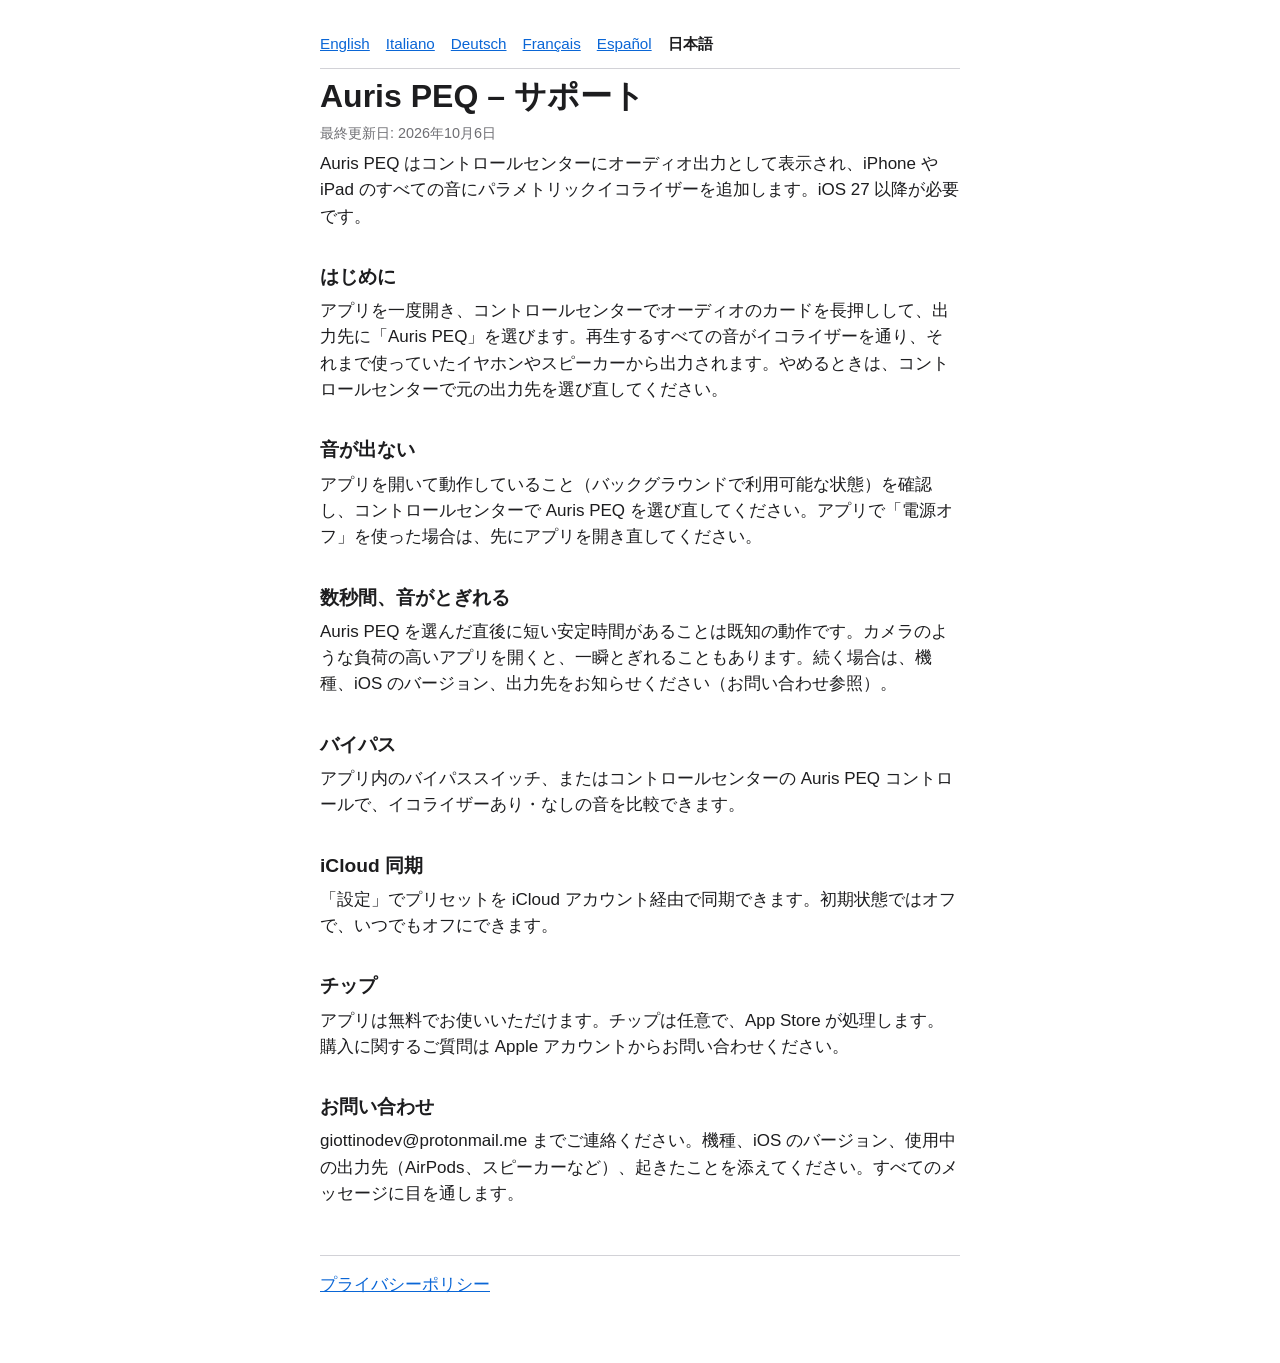
<file: ja/support.html>
<!doctype html>
<html lang="ja"><head><meta charset="utf-8">
<meta name="viewport" content="width=device-width,initial-scale=1">
<title>Auris PEQ – サポート</title>
<link rel="stylesheet" href="../style.css"></head>
<body><main>
<nav><a href="../en/support.html" hreflang="en" lang="en">English</a> <a href="../it/support.html" hreflang="it" lang="it">Italiano</a> <a href="../de/support.html" hreflang="de" lang="de">Deutsch</a> <a href="../fr/support.html" hreflang="fr" lang="fr">Français</a> <a href="../es/support.html" hreflang="es" lang="es">Español</a> <a class="cur" href="../ja/support.html" hreflang="ja">日本語</a></nav>
<h1>Auris PEQ – サポート</h1>
<p class="mut">最終更新日: 2026年10月6日</p>
<p>Auris PEQ はコントロールセンターにオーディオ出力として表示され、iPhone や iPad のすべての音にパラメトリックイコライザーを追加します。iOS 27 以降が必要です。</p>
<h2>はじめに</h2><p>アプリを一度開き、コントロールセンターでオーディオのカードを長押しして、出力先に「Auris PEQ」を選びます。再生するすべての音がイコライザーを通り、それまで使っていたイヤホンやスピーカーから出力されます。やめるときは、コントロールセンターで元の出力先を選び直してください。</p><h2>音が出ない</h2><p>アプリを開いて動作していること（バックグラウンドで利用可能な状態）を確認し、コントロールセンターで Auris PEQ を選び直してください。アプリで「電源オフ」を使った場合は、先にアプリを開き直してください。</p><h2>数秒間、音がとぎれる</h2><p>Auris PEQ を選んだ直後に短い安定時間があることは既知の動作です。カメラのような負荷の高いアプリを開くと、一瞬とぎれることもあります。続く場合は、機種、iOS のバージョン、出力先をお知らせください（お問い合わせ参照）。</p><h2>バイパス</h2><p>アプリ内のバイパススイッチ、またはコントロールセンターの Auris PEQ コントロールで、イコライザーあり・なしの音を比較できます。</p><h2>iCloud 同期</h2><p>「設定」でプリセットを iCloud アカウント経由で同期できます。初期状態ではオフで、いつでもオフにできます。</p><h2>チップ</h2><p>アプリは無料でお使いいただけます。チップは任意で、App Store が処理します。購入に関するご質問は Apple アカウントからお問い合わせください。</p><h2>お問い合わせ</h2><p>giottinodev@protonmail.me までご連絡ください。機種、iOS のバージョン、使用中の出力先（AirPods、スピーカーなど）、起きたことを添えてください。すべてのメッセージに目を通します。</p>
<footer><a href="privacy.html">プライバシーポリシー</a></footer>
</main></body></html>
</file>
<file: style.css>
:root{color-scheme:light dark;--bg:#fff;--fg:#1d1d1f;--mut:#6e6e73;--line:#d2d2d7;--acc:#0a66d6}
@media(prefers-color-scheme:dark){:root{--bg:#000;--fg:#f5f5f7;--mut:#a1a1a6;--line:#38383a;--acc:#4da3ff}}
*{box-sizing:border-box}body{margin:0;background:var(--bg);color:var(--fg);font:17px/1.55 -apple-system,BlinkMacSystemFont,"Segoe UI",Helvetica,Arial,sans-serif}
main{max-width:42rem;margin:0 auto;padding:2rem 1rem 4rem}
h1{font-size:2rem;line-height:1.2;margin:.5rem 0 .25rem}h2{font-size:1.2rem;margin:2rem 0 .4rem}
p{margin:.4rem 0}a{color:var(--acc)}.mut{color:var(--mut);font-size:.9rem}
nav{display:flex;flex-wrap:wrap;gap:.4rem 1rem;padding-bottom:.8rem;border-bottom:1px solid var(--line);font-size:.95rem}
nav .cur{font-weight:600;text-decoration:none;color:var(--fg)}footer{margin-top:3rem;padding-top:1rem;border-top:1px solid var(--line)}
ul.l{list-style:none;padding:0}ul.l li{margin:.6rem 0}
</file>
